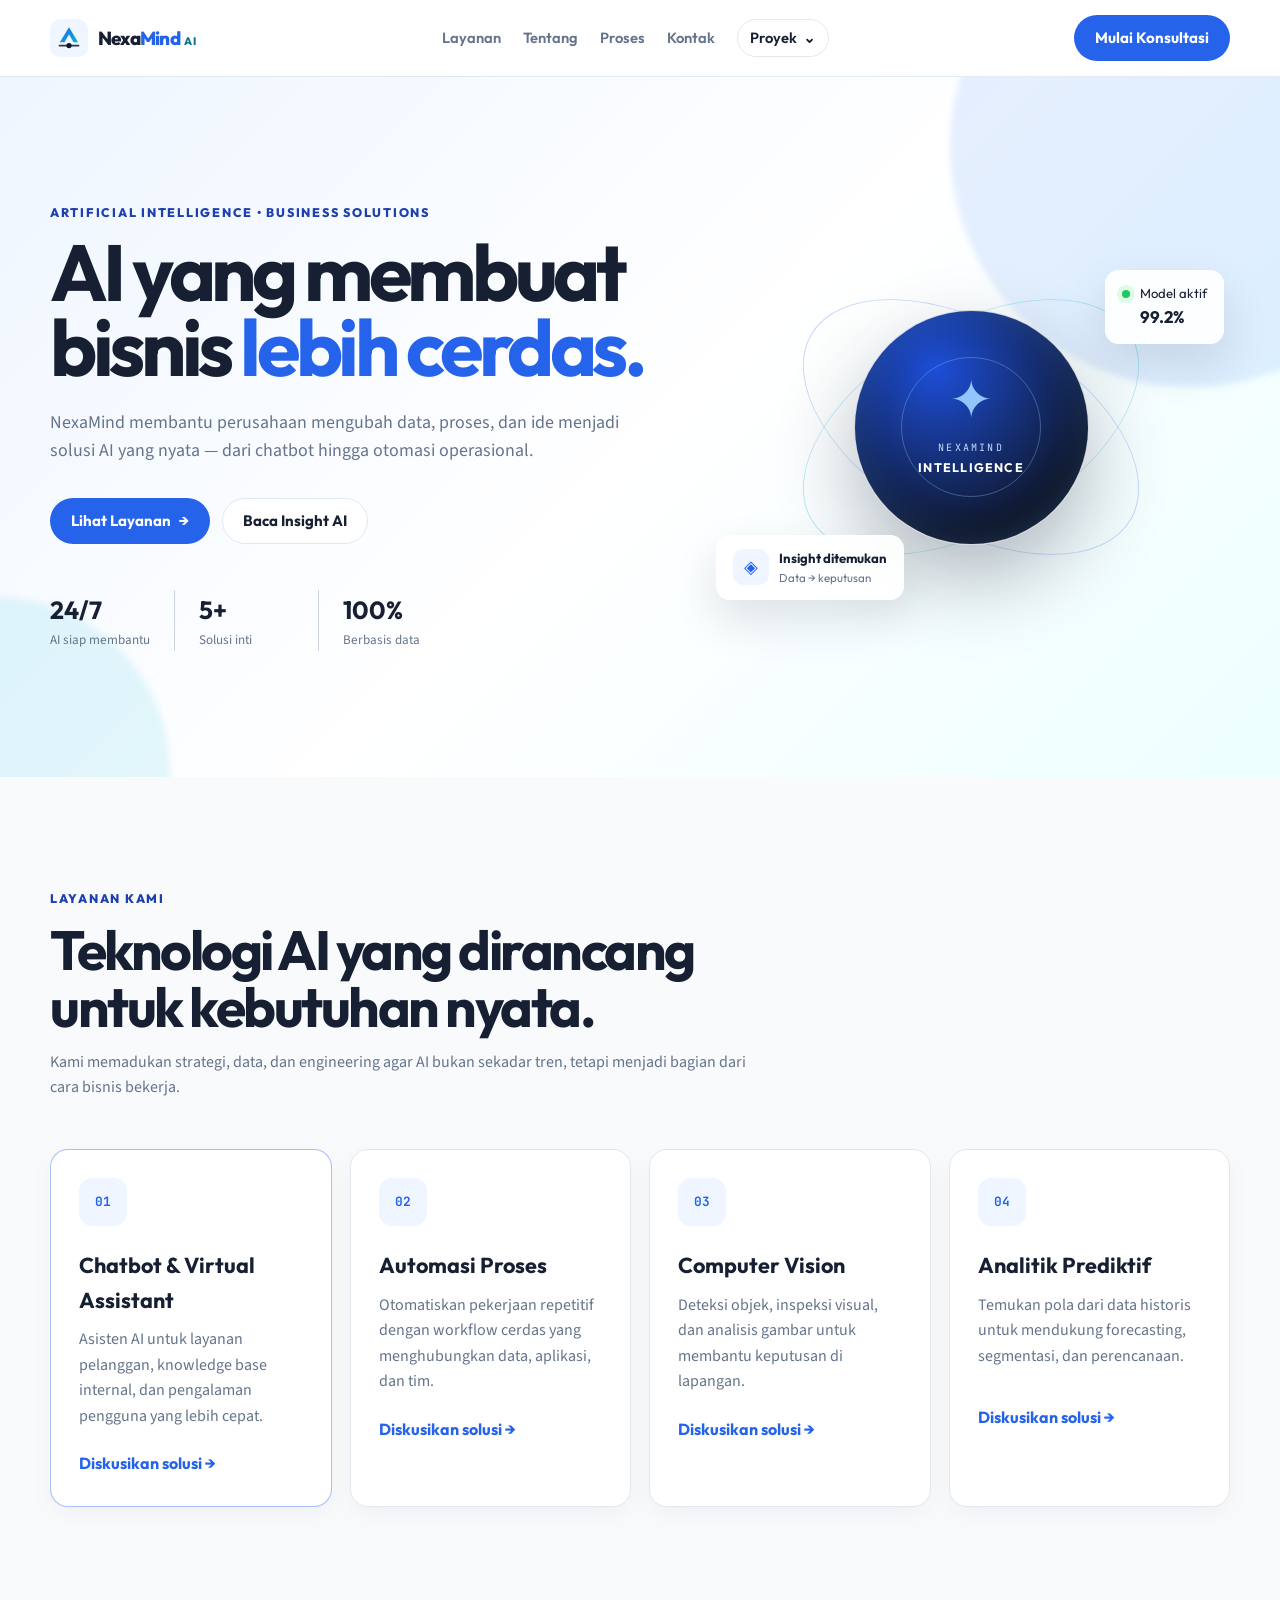
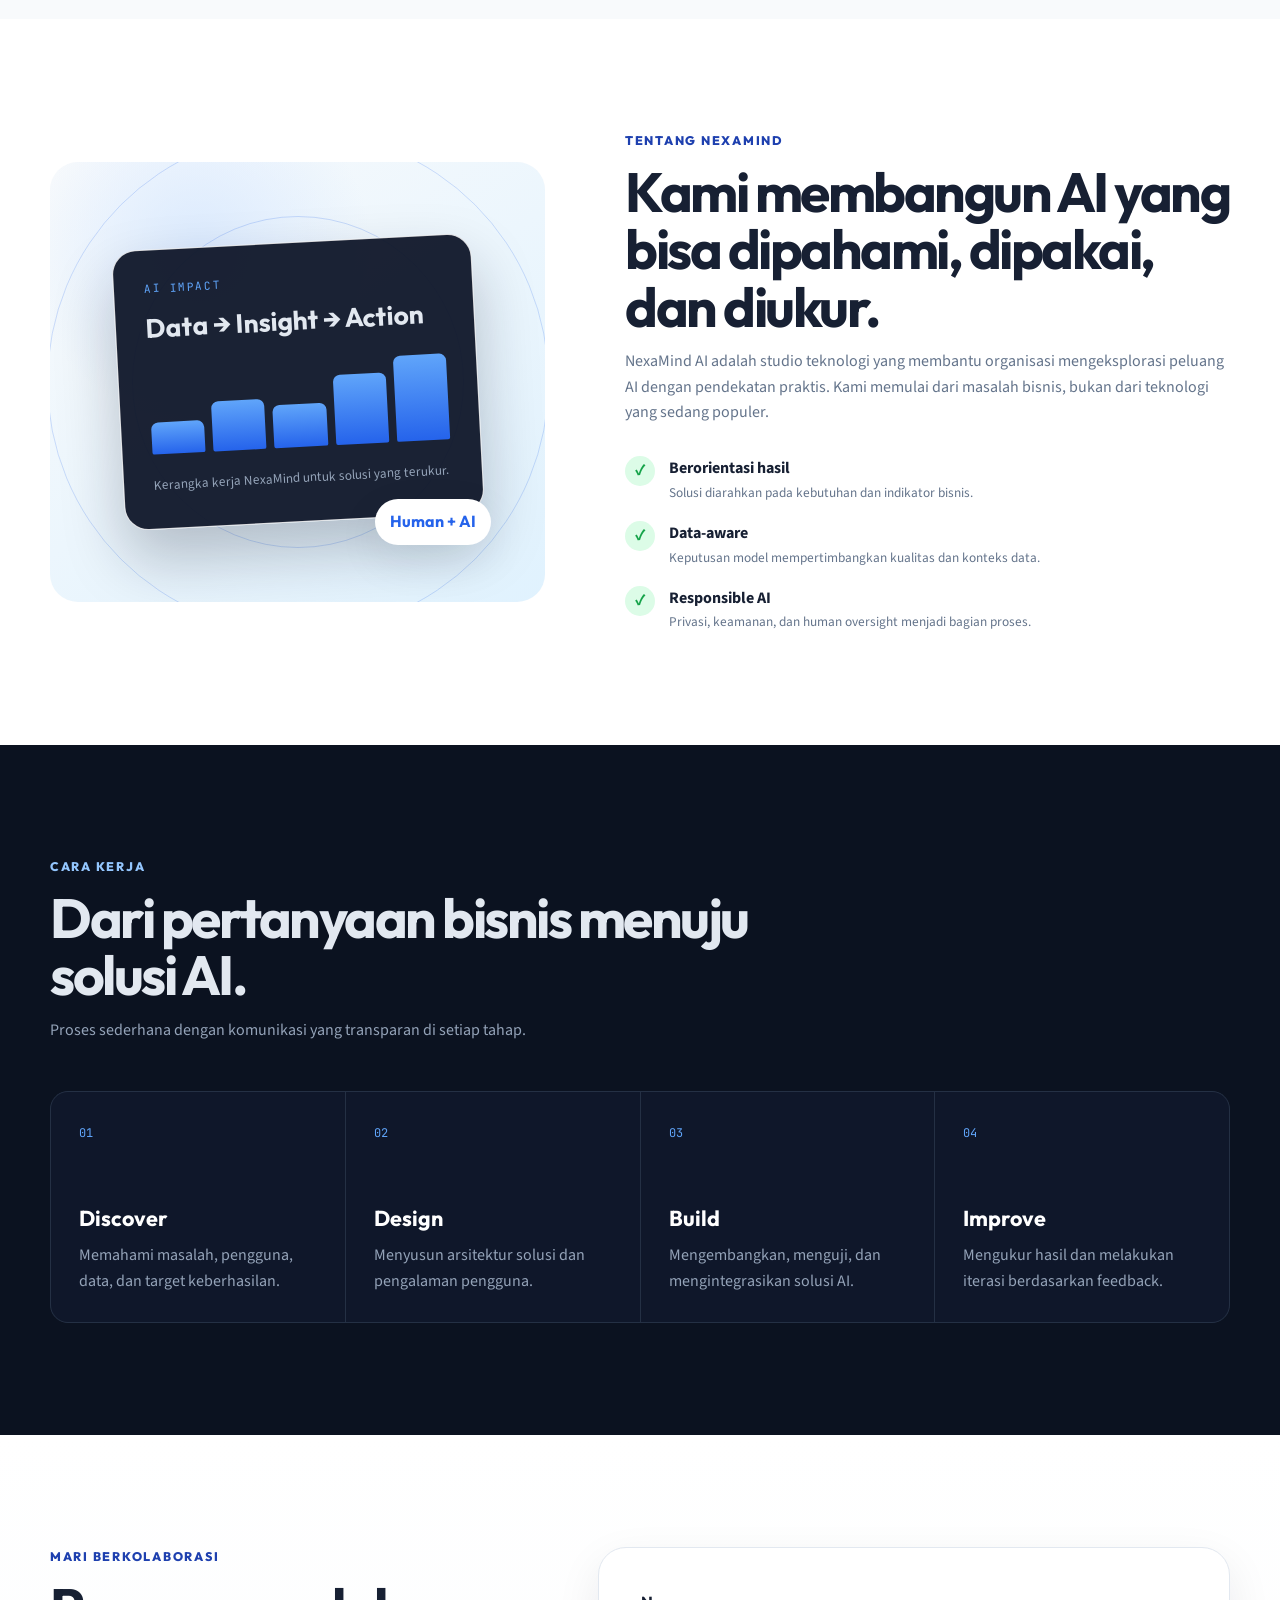
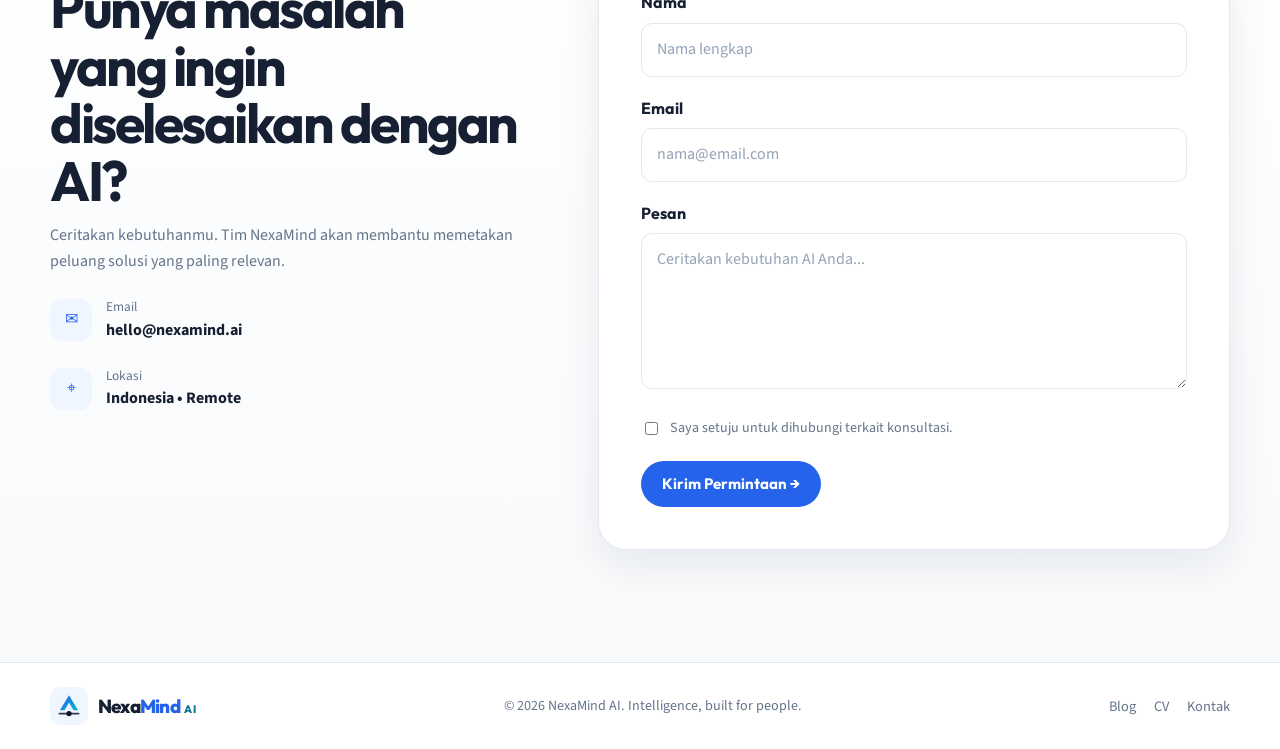
<file: index.html>
<!doctype html>
<html lang="id">
  <head>
    <meta charset="UTF-8" />
    <meta name="viewport" content="width=device-width, initial-scale=1.0" />
    <meta
      name="description"
      content="NexaMind AI — partner teknologi AI untuk otomasi, analitik, dan solusi computer vision."
    />
    <title>NexaMind AI — Solusi AI untuk Bisnis</title>
    <link rel="preconnect" href="https://fonts.googleapis.com" />
    <link rel="preconnect" href="https://fonts.gstatic.com" crossorigin />
    <link
      href="https://fonts.googleapis.com/css2?family=Outfit:wght@400;500;600;700;800&family=Source+Sans+3:wght@400;500;600;700&family=JetBrains+Mono:wght@400;500;600&display=swap"
      rel="stylesheet"
    />
    <link rel="stylesheet" href="assets/css/style.css" />
  </head>
  <body>
    <!-- Header dan navigasi utama. -->
    <header class="site-header">
      <nav class="navbar container" aria-label="Navigasi utama">
        <a class="brand" href="index.html" aria-label="NexaMind AI beranda">
          <img src="assets/img/logo.svg" alt="" class="brand-mark" />
          <span>Nexa<span>Mind</span><small>AI</small></span>
        </a>
        <div class="nav-menu">
          <a href="#layanan">Layanan</a>
          <a href="#tentang">Tentang</a>
          <a href="#proses">Proses</a>
          <a href="#kontak">Kontak</a>
          <div class="nav-latihan">
            <button class="nav-latihan-toggle" type="button">
              Proyek <span aria-hidden="true">⌄</span>
            </button>
            <div class="nav-latihan-menu">
              <a href="blog.html">Blog AI</a>
              <a href="cv.html">CV Digital</a>
            </div>
          </div>
        </div>
        <a class="btn btn-primary nav-cta" href="#kontak">Mulai Konsultasi</a>
      </nav>
    </header>

    <main>
      <!-- Hero: nilai utama dan pengenalan NexaMind AI. -->
      <section class="hero" id="beranda">
        <div class="hero-glow hero-glow-one" aria-hidden="true"></div>
        <div class="hero-glow hero-glow-two" aria-hidden="true"></div>
        <div class="container hero-content">
          <div class="hero-copy">
            <p class="eyebrow">Artificial Intelligence • Business Solutions</p>
            <h1>AI yang membuat bisnis <span>lebih cerdas.</span></h1>
            <p class="hero-description">
              NexaMind membantu perusahaan mengubah data, proses, dan ide
              menjadi solusi AI yang nyata — dari chatbot hingga otomasi
              operasional.
            </p>
            <div class="hero-buttons">
              <a class="btn btn-primary" href="#layanan"
                >Lihat Layanan <span>→</span></a
              >
              <a class="btn btn-outline" href="blog.html">Baca Insight AI</a>
            </div>
            <div class="hero-proof">
              <div><strong>24/7</strong><span>AI siap membantu</span></div>
              <div><strong>5+</strong><span>Solusi inti</span></div>
              <div><strong>100%</strong><span>Berbasis data</span></div>
            </div>
          </div>
          <div class="hero-visual" aria-label="Ilustrasi sistem AI NexaMind">
            <div class="ai-orbit orbit-one"></div>
            <div class="ai-orbit orbit-two"></div>
            <div class="ai-core">
              <div class="core-pulse"></div>
              <span class="core-symbol">✦</span>
              <span class="core-label">NEXAMIND</span>
              <strong>INTELLIGENCE</strong>
            </div>
            <div class="floating-card card-top">
              <span class="status-dot"></span> Model aktif
              <strong>99.2%</strong>
            </div>
            <div class="floating-card card-bottom">
              <span>◈</span>
              <div>
                <strong>Insight ditemukan</strong
                ><small>Data → keputusan</small>
              </div>
            </div>
          </div>
        </div>
      </section>

      <!-- Layanan AI yang ditawarkan. -->
      <section class="section section-alt" id="layanan">
        <div class="container">
          <div class="section-heading">
            <p class="eyebrow">Layanan kami</p>
            <h2>Teknologi AI yang dirancang untuk kebutuhan nyata.</h2>
            <p>
              Kami memadukan strategi, data, dan engineering agar AI bukan
              sekadar tren, tetapi menjadi bagian dari cara bisnis bekerja.
            </p>
          </div>
          <div class="cards-grid">
            <article class="service-card featured">
              <div class="card-icon">01</div>
              <h3>Chatbot & Virtual Assistant</h3>
              <p>
                Asisten AI untuk layanan pelanggan, knowledge base internal, dan
                pengalaman pengguna yang lebih cepat.
              </p>
              <a class="card-link" href="#kontak">Diskusikan solusi →</a>
            </article>
            <article class="service-card">
              <div class="card-icon">02</div>
              <h3>Automasi Proses</h3>
              <p>
                Otomatiskan pekerjaan repetitif dengan workflow cerdas yang
                menghubungkan data, aplikasi, dan tim.
              </p>
              <a class="card-link" href="#kontak">Diskusikan solusi →</a>
            </article>
            <article class="service-card">
              <div class="card-icon">03</div>
              <h3>Computer Vision</h3>
              <p>
                Deteksi objek, inspeksi visual, dan analisis gambar untuk
                membantu keputusan di lapangan.
              </p>
              <a class="card-link" href="#kontak">Diskusikan solusi →</a>
            </article>
            <article class="service-card">
              <div class="card-icon">04</div>
              <h3>Analitik Prediktif</h3>
              <p>
                Temukan pola dari data historis untuk mendukung forecasting,
                segmentasi, dan perencanaan.
              </p>
              <a class="card-link" href="#kontak">Diskusikan solusi →</a>
            </article>
          </div>
        </div>
      </section>

      <!-- Tentang NexaMind dan prinsip kerja. -->
      <section class="section" id="tentang">
        <div class="container about-grid">
          <div class="about-visual">
            <div class="metric-panel">
              <span class="metric-label">AI IMPACT</span>
              <strong>Data → Insight → Action</strong>
              <div class="metric-bars"><i></i><i></i><i></i><i></i><i></i></div>
              <small>Kerangka kerja NexaMind untuk solusi yang terukur.</small>
            </div>
            <div class="mini-badge">Human + AI</div>
          </div>
          <div class="about-copy">
            <p class="eyebrow">Tentang NexaMind</p>
            <h2>Kami membangun AI yang bisa dipahami, dipakai, dan diukur.</h2>
            <p>
              NexaMind AI adalah studio teknologi yang membantu organisasi
              mengeksplorasi peluang AI dengan pendekatan praktis. Kami memulai
              dari masalah bisnis, bukan dari teknologi yang sedang populer.
            </p>
            <div class="feature-list">
              <div>
                <span>✓</span>
                <div>
                  <strong>Berorientasi hasil</strong
                  ><small
                    >Solusi diarahkan pada kebutuhan dan indikator
                    bisnis.</small
                  >
                </div>
              </div>
              <div>
                <span>✓</span>
                <div>
                  <strong>Data-aware</strong
                  ><small
                    >Keputusan model mempertimbangkan kualitas dan konteks
                    data.</small
                  >
                </div>
              </div>
              <div>
                <span>✓</span>
                <div>
                  <strong>Responsible AI</strong
                  ><small
                    >Privasi, keamanan, dan human oversight menjadi bagian
                    proses.</small
                  >
                </div>
              </div>
            </div>
          </div>
        </div>
      </section>

      <!-- Proses kerja pengembangan solusi AI. -->
      <section class="section section-dark" id="proses">
        <div class="container">
          <div class="section-heading section-heading-light">
            <p class="eyebrow">Cara kerja</p>
            <h2>Dari pertanyaan bisnis menuju solusi AI.</h2>
            <p>
              Proses sederhana dengan komunikasi yang transparan di setiap
              tahap.
            </p>
          </div>
          <div class="process-grid">
            <article>
              <span>01</span>
              <h3>Discover</h3>
              <p>Memahami masalah, pengguna, data, dan target keberhasilan.</p>
            </article>
            <article>
              <span>02</span>
              <h3>Design</h3>
              <p>Menyusun arsitektur solusi dan pengalaman pengguna.</p>
            </article>
            <article>
              <span>03</span>
              <h3>Build</h3>
              <p>Mengembangkan, menguji, dan mengintegrasikan solusi AI.</p>
            </article>
            <article>
              <span>04</span>
              <h3>Improve</h3>
              <p>Mengukur hasil dan melakukan iterasi berdasarkan feedback.</p>
            </article>
          </div>
        </div>
      </section>

      <!-- Form kontak untuk kebutuhan konsultasi. -->
      <section class="section contact-section" id="kontak">
        <div class="container contact-grid">
          <div>
            <p class="eyebrow">Mari berkolaborasi</p>
            <h2>Punya masalah yang ingin diselesaikan dengan AI?</h2>
            <p class="contact-intro">
              Ceritakan kebutuhanmu. Tim NexaMind akan membantu memetakan
              peluang solusi yang paling relevan.
            </p>
            <div class="contact-info">
              <span>✉</span>
              <div><small>Email</small><strong>hello@nexamind.ai</strong></div>
            </div>
            <div class="contact-info">
              <span>⌖</span>
              <div>
                <small>Lokasi</small><strong>Indonesia • Remote</strong>
              </div>
            </div>
          </div>
          <form class="contact-form" method="post">
            <div class="form-group">
              <label for="name">Nama</label
              ><input
                id="name"
                name="name"
                type="text"
                placeholder="Nama lengkap"
                required
              />
            </div>
            <div class="form-group">
              <label for="email">Email</label
              ><input
                id="email"
                name="email"
                type="email"
                placeholder="nama@email.com"
                required
              />
            </div>
            <div class="form-group">
              <label for="message">Pesan</label
              ><textarea
                id="message"
                name="message"
                rows="5"
                placeholder="Ceritakan kebutuhan AI Anda..."
                required
              ></textarea>
            </div>
            <label class="checkbox"
              ><input type="checkbox" required /><span
                >Saya setuju untuk dihubungi terkait konsultasi.</span
              ></label
            >
            <button class="btn btn-primary" type="submit">
              Kirim Permintaan →
            </button>
          </form>
        </div>
      </section>
    </main>

    <!-- Footer dan navigasi sekunder. -->
    <footer class="site-footer">
      <div class="container footer-inner">
        <a class="brand footer-brand" href="index.html"
          ><img src="assets/img/logo.svg" alt="" class="brand-mark" /><span
            >Nexa<span>Mind</span><small>AI</small></span
          ></a
        >
        <p>© 2026 NexaMind AI. Intelligence, built for people.</p>
        <div>
          <a href="blog.html">Blog</a><a href="cv.html">CV</a
          ><a href="#kontak">Kontak</a>
        </div>
      </div>
    </footer>
  </body>
</html>
</file>
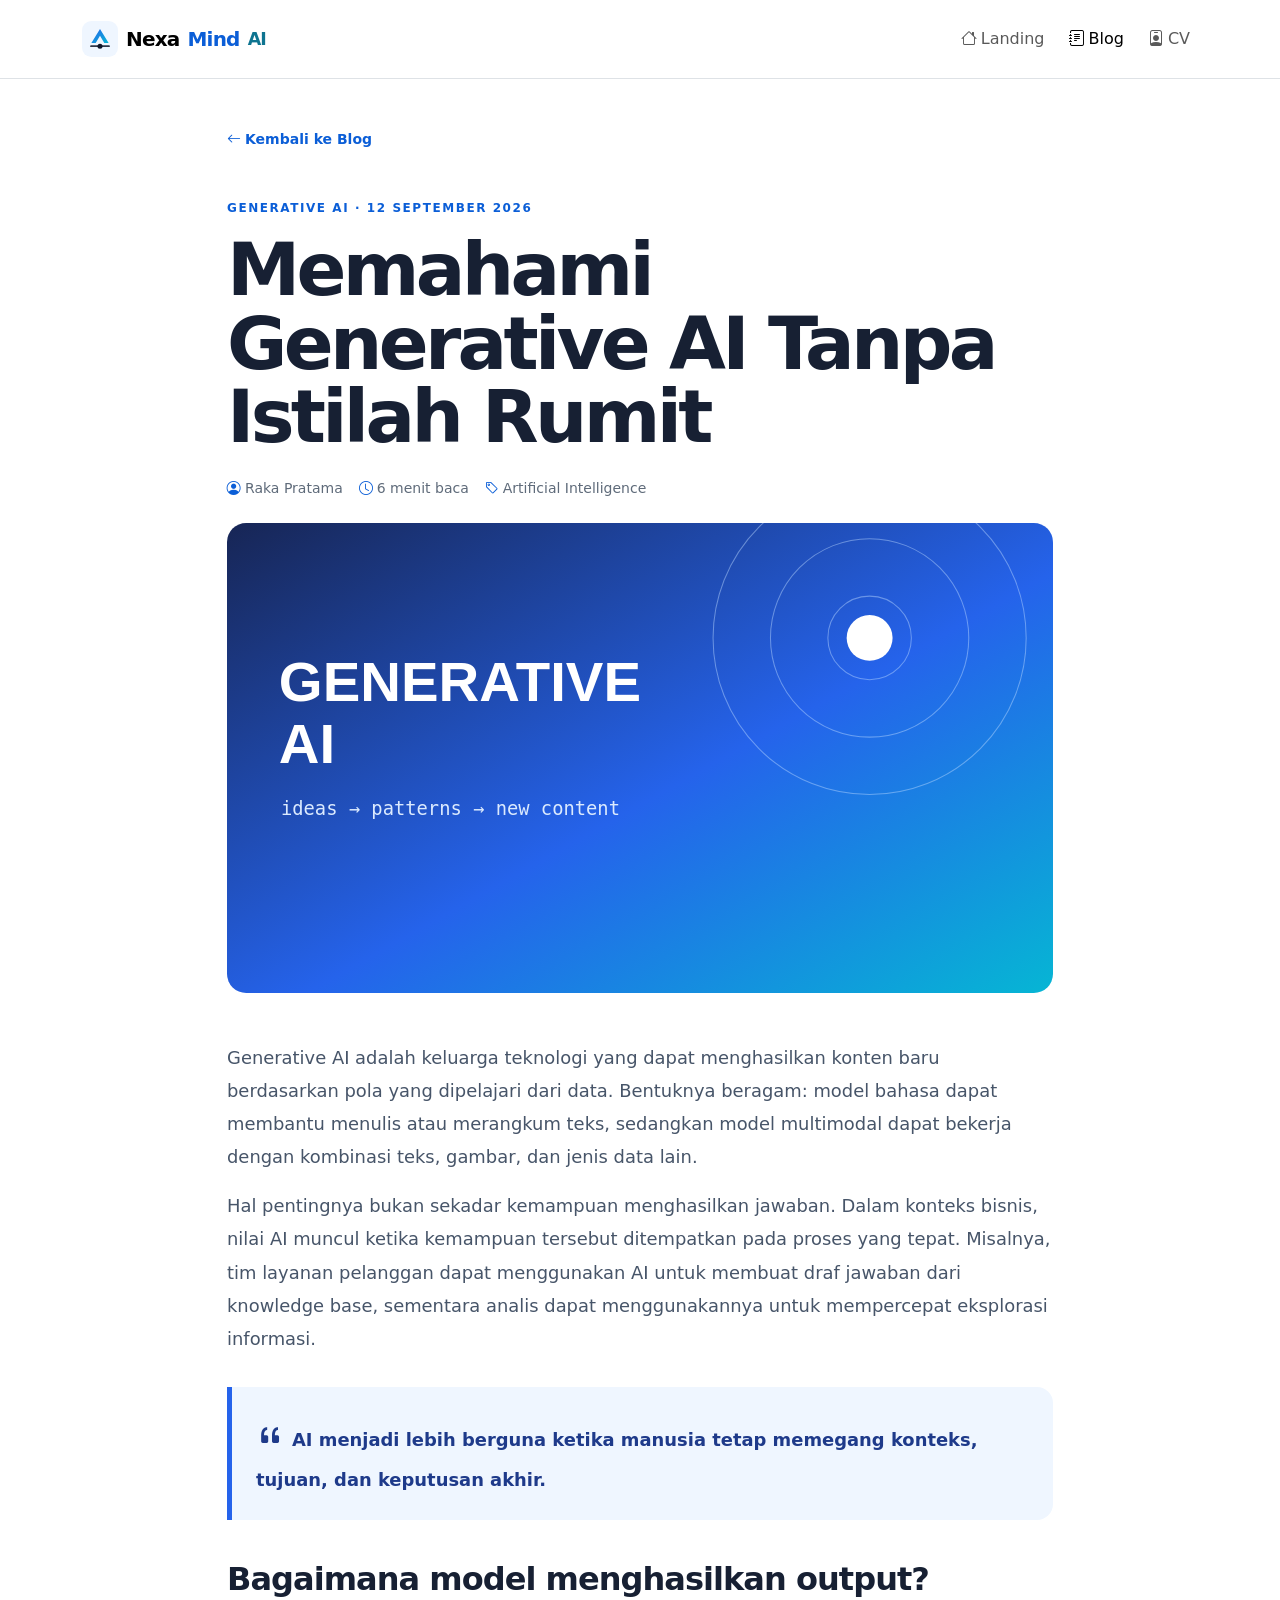
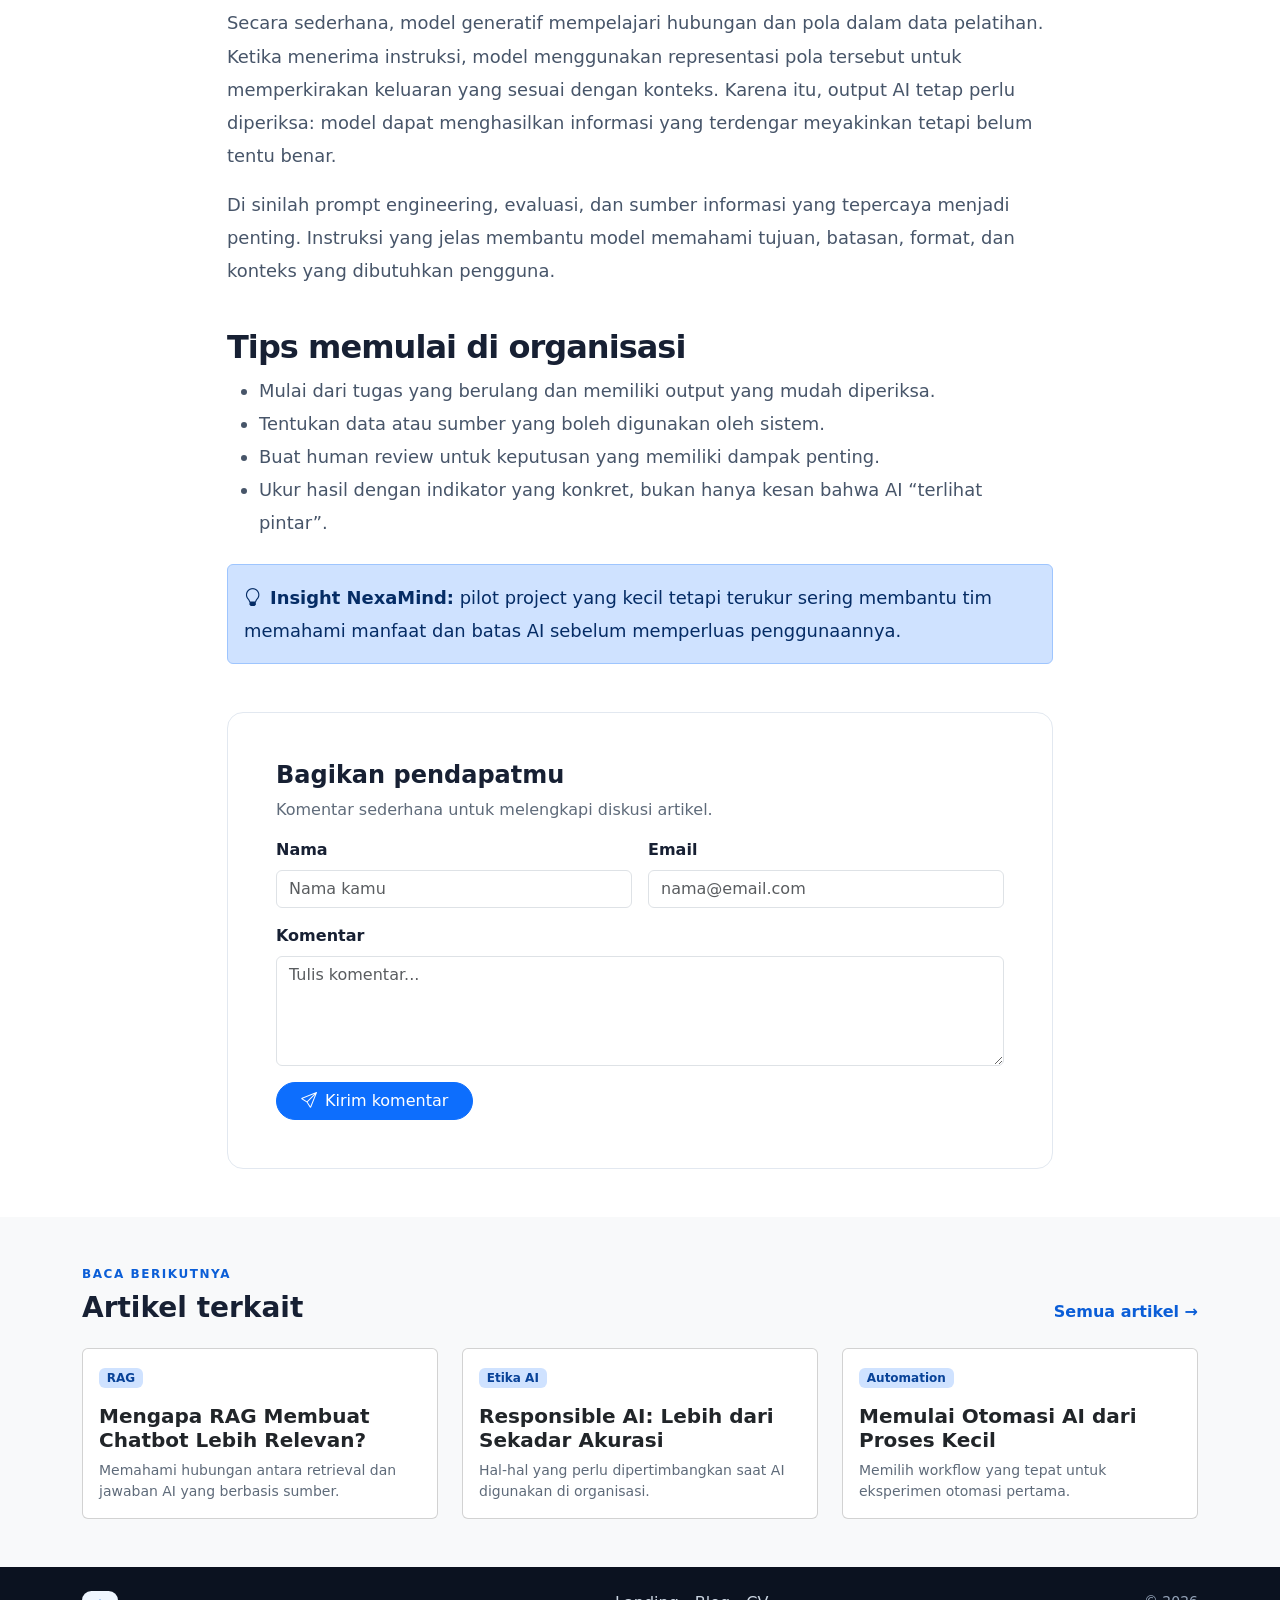
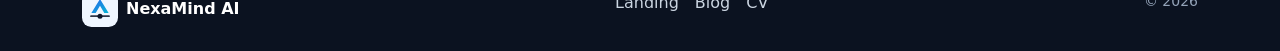
<file: blog-detail.html>
<!doctype html>
<html lang="id">
  <head>
    <meta charset="utf-8" />
    <meta name="viewport" content="width=device-width, initial-scale=1" />
    <meta
      name="description"
      content="Artikel NexaMind AI tentang Generative AI."
    />
    <title>Memahami Generative AI — NexaMind</title>
    <link
      href="https://cdn.jsdelivr.net/npm/bootstrap@5.3.8/dist/css/bootstrap.min.css"
      rel="stylesheet"
    />
    <link
      rel="stylesheet"
      href="https://cdn.jsdelivr.net/npm/bootstrap-icons@1.13.1/font/bootstrap-icons.min.css"
    />
    <style>
      :root {
        --nm-blue: #0b5ed7;
        --nm-cyan: #0e7490;
        --nm-secondary: #5f6b7a;
      }
      body {
        font-family:
          system-ui,
          -apple-system,
          "Segoe UI",
          sans-serif;
        color: #172033;
        background: #fff;
      }
      .brand {
        font-weight: 800;
        letter-spacing: -0.04em;
      }
      .brand span {
        color: var(--nm-blue);
      }
      .brand small.text-info {
        color: var(--nm-cyan) !important;
      }
      .brand-mark {
        width: 36px;
        height: 36px;
      }
      .article-wrap {
        max-width: 850px;
      }
      .article-hero {
        height: min(54vw, 470px);
        min-height: 280px;
        object-fit: cover;
        border-radius: 1.2rem;
      }
      .eyebrow {
        color: var(--nm-blue);
        font-size: 0.75rem;
        font-weight: 800;
        letter-spacing: 0.13em;
        text-transform: uppercase;
      }
      .article-title {
        font-weight: 800;
        letter-spacing: -0.05em;
        line-height: 1;
        font-size: clamp(2.5rem, 6vw, 4.6rem);
      }
      .article-body {
        font-size: 1.12rem;
        line-height: 1.85;
        color: #475569;
      }
      .article-body h2 {
        color: #172033;
        font-weight: 800;
        letter-spacing: -0.03em;
        margin-top: 2.5rem;
      }
      .article-body blockquote {
        margin: 2rem 0;
        padding: 1.5rem;
        border-left: 5px solid #2563eb;
        border-radius: 0 1rem 1rem 0;
        background: #eff6ff;
        color: #1e3a8a;
        font-weight: 600;
      }
      .comment-box {
        border: 1px solid #e2e8f0;
        border-radius: 1rem;
      }
      .related-card {
        transition: transform 0.2s;
      }
      .related-card:hover {
        transform: translateY(-4px);
      }
      .footer {
        background: #0b1220;
        color: #94a3b8;
      }
      .footer a {
        color: #cbd5e1;
        text-decoration: none;
      }
      .text-primary {
        color: var(--nm-blue) !important;
      }
      .text-secondary {
        color: var(--nm-secondary) !important;
      }
      .bg-primary-subtle.text-primary {
        color: #084298 !important;
      }
    </style>
  </head>
  <body>
    <!-- Navigasi utama: konsisten dengan landing page dan halaman CV. -->
    <nav class="navbar navbar-expand-lg bg-white border-bottom sticky-top">
      <div class="container py-2">
        <a
          class="navbar-brand brand d-flex align-items-center gap-2"
          href="index.html"
          aria-label="NexaMind AI beranda"
          ><img src="assets/img/logo.svg" alt="" class="brand-mark" /> Nexa<span
            >Mind</span
          >
          <small class="text-info">AI</small></a
        ><button
          class="navbar-toggler"
          type="button"
          data-bs-toggle="collapse"
          data-bs-target="#nav"
          aria-controls="nav"
          aria-expanded="false"
          aria-label="Buka navigasi"
        >
          <span class="navbar-toggler-icon"></span>
        </button>
        <div class="collapse navbar-collapse" id="nav">
          <ul class="navbar-nav ms-auto gap-lg-2">
            <li class="nav-item">
              <a class="nav-link" href="index.html"
                ><i class="bi bi-house me-1"></i>Landing</a
              >
            </li>
            <li class="nav-item">
              <a class="nav-link active" href="blog.html"
                ><i class="bi bi-journal-text me-1"></i>Blog</a
              >
            </li>
            <li class="nav-item">
              <a class="nav-link" href="cv.html"
                ><i class="bi bi-person-badge me-1"></i>CV</a
              >
            </li>
          </ul>
        </div>
      </div>
    </nav>
    <!-- Isi artikel utama. -->
    <main>
      <div class="container article-wrap py-5">
        <a
          href="blog.html"
          class="text-decoration-none text-primary small fw-semibold"
          ><i class="bi bi-arrow-left me-1"></i>Kembali ke Blog</a
        >
        <p class="eyebrow mt-5 mb-3">Generative AI · 12 September 2026</p>
        <h1 class="article-title mb-4">
          Memahami Generative AI Tanpa Istilah Rumit
        </h1>
        <div class="d-flex flex-wrap gap-3 text-secondary small mb-4">
          <span
            ><i class="bi bi-person-circle me-1 text-primary"></i>Raka
            Pratama</span
          ><span><i class="bi bi-clock me-1 text-primary"></i>6 menit baca</span
          ><span
            ><i class="bi bi-tag me-1 text-primary"></i>Artificial
            Intelligence</span
          >
        </div>
        <img
          src="assets/img/blog-generative.svg"
          alt="Ilustrasi Generative AI"
          class="article-hero w-100 mb-5"
        />
        <article class="article-body">
          <p>
            Generative AI adalah keluarga teknologi yang dapat menghasilkan
            konten baru berdasarkan pola yang dipelajari dari data. Bentuknya
            beragam: model bahasa dapat membantu menulis atau merangkum teks,
            sedangkan model multimodal dapat bekerja dengan kombinasi teks,
            gambar, dan jenis data lain.
          </p>
          <p>
            Hal pentingnya bukan sekadar kemampuan menghasilkan jawaban. Dalam
            konteks bisnis, nilai AI muncul ketika kemampuan tersebut
            ditempatkan pada proses yang tepat. Misalnya, tim layanan pelanggan
            dapat menggunakan AI untuk membuat draf jawaban dari knowledge base,
            sementara analis dapat menggunakannya untuk mempercepat eksplorasi
            informasi.
          </p>
          <blockquote>
            <i class="bi bi-quote fs-3 me-2"></i>AI menjadi lebih berguna ketika
            manusia tetap memegang konteks, tujuan, dan keputusan akhir.
          </blockquote>
          <h2>Bagaimana model menghasilkan output?</h2>
          <p>
            Secara sederhana, model generatif mempelajari hubungan dan pola
            dalam data pelatihan. Ketika menerima instruksi, model menggunakan
            representasi pola tersebut untuk memperkirakan keluaran yang sesuai
            dengan konteks. Karena itu, output AI tetap perlu diperiksa: model
            dapat menghasilkan informasi yang terdengar meyakinkan tetapi belum
            tentu benar.
          </p>
          <p>
            Di sinilah prompt engineering, evaluasi, dan sumber informasi yang
            tepercaya menjadi penting. Instruksi yang jelas membantu model
            memahami tujuan, batasan, format, dan konteks yang dibutuhkan
            pengguna.
          </p>
          <h2>Tips memulai di organisasi</h2>
          <ul>
            <li>
              Mulai dari tugas yang berulang dan memiliki output yang mudah
              diperiksa.
            </li>
            <li>Tentukan data atau sumber yang boleh digunakan oleh sistem.</li>
            <li>
              Buat human review untuk keputusan yang memiliki dampak penting.
            </li>
            <li>
              Ukur hasil dengan indikator yang konkret, bukan hanya kesan bahwa
              AI “terlihat pintar”.
            </li>
          </ul>
          <div class="alert alert-primary mt-4" role="alert">
            <i class="bi bi-lightbulb me-2"></i
            ><strong>Insight NexaMind:</strong> pilot project yang kecil tetapi
            terukur sering membantu tim memahami manfaat dan batas AI sebelum
            memperluas penggunaannya.
          </div>
        </article>

        <!-- Form komentar artikel. -->
        <section class="comment-box p-4 p-md-5 mt-5" aria-labelledby="komentar">
          <h2 id="komentar" class="h4 fw-bold">Bagikan pendapatmu</h2>
          <p class="text-secondary">
            Komentar sederhana untuk melengkapi diskusi artikel.
          </p>
          <form>
            <div class="row g-3">
              <div class="col-md-6">
                <label for="comment-name" class="form-label fw-semibold"
                  >Nama</label
                ><input
                  id="comment-name"
                  class="form-control"
                  type="text"
                  placeholder="Nama kamu"
                />
              </div>
              <div class="col-md-6">
                <label for="comment-email" class="form-label fw-semibold"
                  >Email</label
                ><input
                  id="comment-email"
                  class="form-control"
                  type="email"
                  placeholder="nama@email.com"
                />
              </div>
              <div class="col-12">
                <label for="comment" class="form-label fw-semibold"
                  >Komentar</label
                ><textarea
                  id="comment"
                  class="form-control"
                  rows="4"
                  placeholder="Tulis komentar..."
                ></textarea>
              </div>
              <div class="col-12">
                <button class="btn btn-primary rounded-pill px-4" type="button">
                  <i class="bi bi-send me-2"></i>Kirim komentar
                </button>
              </div>
            </div>
          </form>
        </section>
      </div>
      <section class="py-5 bg-light">
        <div class="container">
          <div class="d-flex justify-content-between align-items-end mb-4">
            <div>
              <p class="eyebrow mb-2">Baca berikutnya</p>
              <h2 class="h3 fw-bold mb-0">Artikel terkait</h2>
            </div>
            <a
              href="blog.html"
              class="text-primary text-decoration-none fw-semibold"
              >Semua artikel →</a
            >
          </div>
          <div class="row g-4">
            <div class="col-md-4">
              <a
                href="blog-detail.html"
                class="card related-card text-decoration-none text-dark h-100"
                ><div class="card-body">
                  <span class="badge bg-primary-subtle text-primary mb-3"
                    >RAG</span
                  >
                  <h3 class="h5 fw-bold">
                    Mengapa RAG Membuat Chatbot Lebih Relevan?
                  </h3>
                  <p class="text-secondary small mb-0">
                    Memahami hubungan antara retrieval dan jawaban AI yang
                    berbasis sumber.
                  </p>
                </div></a
              >
            </div>
            <div class="col-md-4">
              <a
                href="blog-detail.html"
                class="card related-card text-decoration-none text-dark h-100"
                ><div class="card-body">
                  <span class="badge bg-primary-subtle text-primary mb-3"
                    >Etika AI</span
                  >
                  <h3 class="h5 fw-bold">
                    Responsible AI: Lebih dari Sekadar Akurasi
                  </h3>
                  <p class="text-secondary small mb-0">
                    Hal-hal yang perlu dipertimbangkan saat AI digunakan di
                    organisasi.
                  </p>
                </div></a
              >
            </div>
            <div class="col-md-4">
              <a
                href="blog-detail.html"
                class="card related-card text-decoration-none text-dark h-100"
                ><div class="card-body">
                  <span class="badge bg-primary-subtle text-primary mb-3"
                    >Automation</span
                  >
                  <h3 class="h5 fw-bold">
                    Memulai Otomasi AI dari Proses Kecil
                  </h3>
                  <p class="text-secondary small mb-0">
                    Memilih workflow yang tepat untuk eksperimen otomasi
                    pertama.
                  </p>
                </div></a
              >
            </div>
          </div>
        </div>
      </section>
    </main>
    <!-- Footer dan navigasi sekunder. -->
    <footer class="footer py-4">
      <div
        class="container d-flex flex-column flex-md-row justify-content-between gap-3"
      >
        <strong class="text-white d-flex align-items-center gap-2"
          ><img src="assets/img/logo.svg" alt="" class="brand-mark" /> NexaMind
          AI</strong
        >
        <div class="d-flex gap-3">
          <a href="index.html">Landing</a><a href="blog.html">Blog</a
          ><a href="cv.html">CV</a>
        </div>
        <span class="small">© 2026</span>
      </div>
    </footer>
    <script src="https://cdn.jsdelivr.net/npm/bootstrap@5.3.8/dist/js/bootstrap.bundle.min.js"></script>
  </body>
</html>
</file>
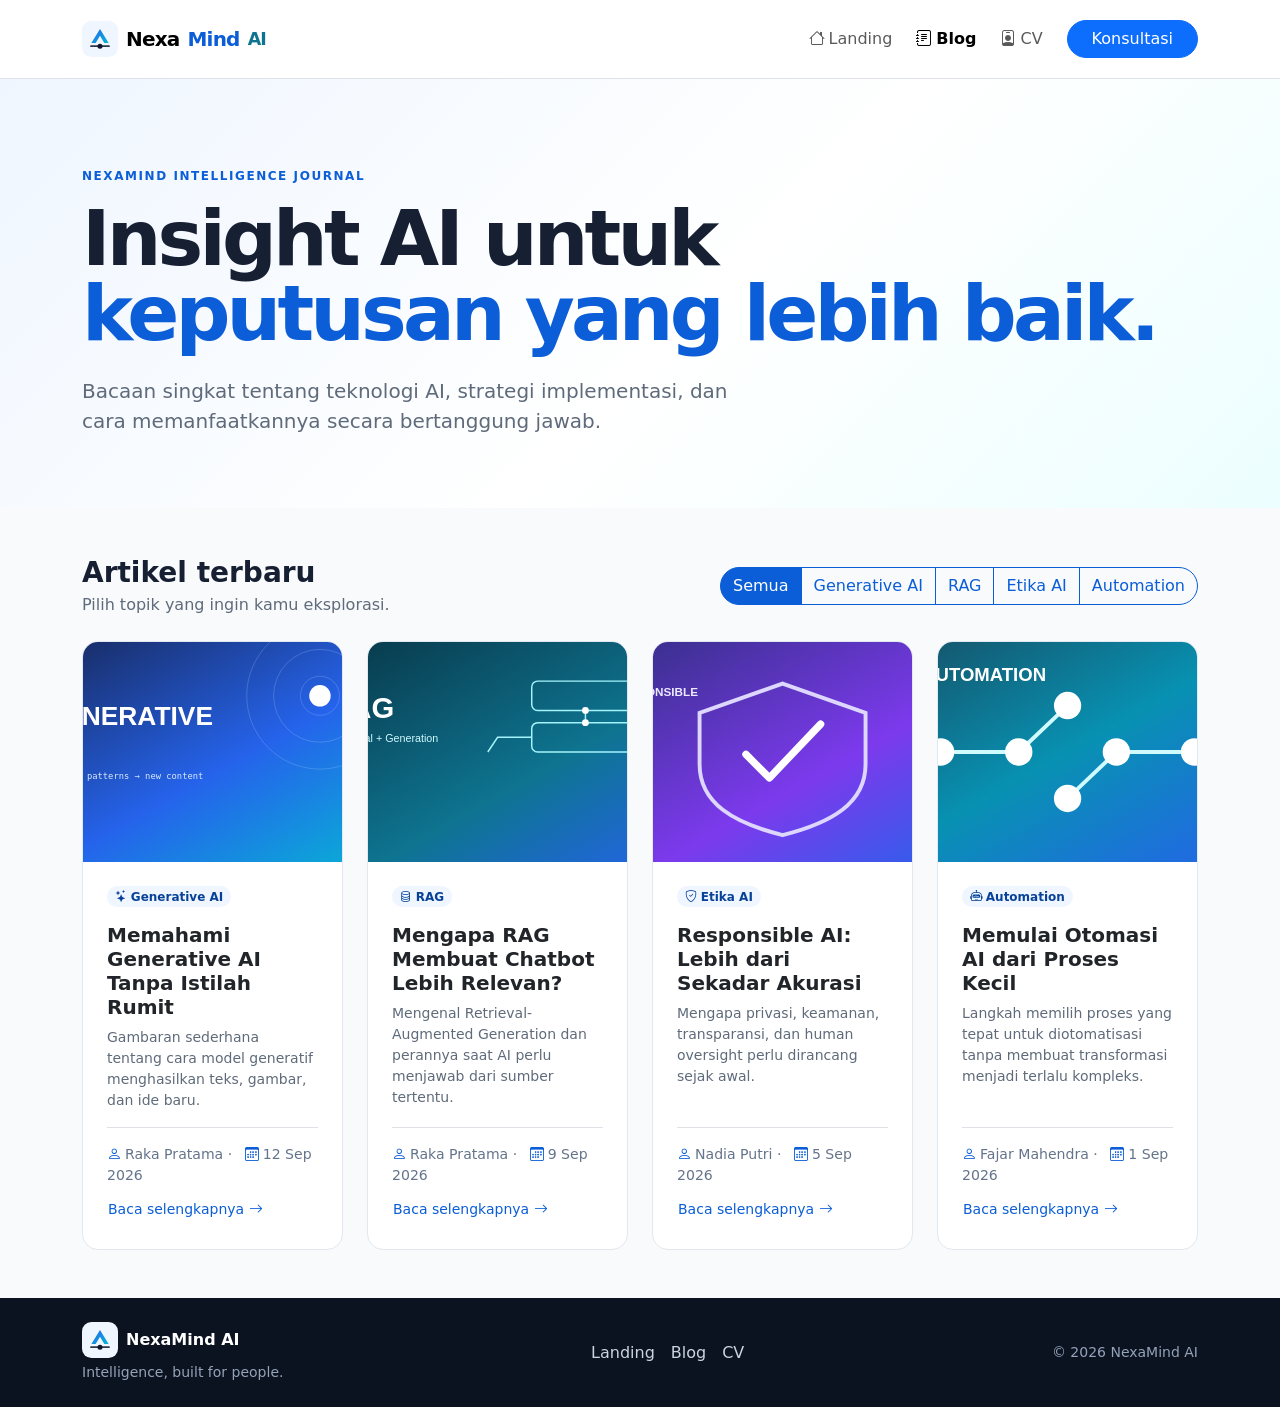
<file: blog.html>
<!doctype html>
<html lang="id">
  <head>
    <meta charset="utf-8" />
    <meta name="viewport" content="width=device-width, initial-scale=1" />
    <meta
      name="description"
      content="Blog NexaMind AI — insight tentang generative AI, RAG, etika AI, dan otomasi."
    />
    <title>Blog AI — NexaMind</title>
    <link
      href="https://cdn.jsdelivr.net/npm/bootstrap@5.3.8/dist/css/bootstrap.min.css"
      rel="stylesheet"
    />
    <link
      rel="stylesheet"
      href="https://cdn.jsdelivr.net/npm/bootstrap-icons@1.13.1/font/bootstrap-icons.min.css"
    />
    <style>
      :root {
        --nm-blue: #0b5ed7;
        --nm-dark: #0b1220;
        --nm-soft: #eff6ff;
        --nm-cyan: #0e7490;
        --nm-secondary: #5f6b7a;
      }
      body {
        font-family:
          system-ui,
          -apple-system,
          "Segoe UI",
          sans-serif;
        background: #f8fafc;
        color: #172033;
      }
      .brand {
        font-weight: 800;
        letter-spacing: -0.04em;
      }
      .brand span {
        color: var(--nm-blue);
      }
      .brand small.text-info {
        color: var(--nm-cyan) !important;
      }
      .brand-mark {
        width: 36px;
        height: 36px;
      }
      .hero-blog {
        background: linear-gradient(135deg, #eff6ff, #fff 55%, #ecfeff);
        padding: 5.5rem 0 4.5rem;
      }
      .eyebrow {
        color: var(--nm-blue);
        font-size: 0.75rem;
        font-weight: 800;
        letter-spacing: 0.13em;
        text-transform: uppercase;
      }
      .blog-title {
        font-weight: 800;
        letter-spacing: -0.05em;
        font-size: clamp(2.7rem, 6vw, 4.8rem);
        line-height: 0.98;
      }
      .blog-title .text-primary {
        color: var(--nm-blue) !important;
      }
      .card {
        border: 1px solid #e2e8f0;
        border-radius: 1rem;
        overflow: hidden;
        transition:
          transform 0.25s ease,
          box-shadow 0.25s ease;
      }
      .card:hover {
        transform: translateY(-6px);
        box-shadow: 0 1rem 2.5rem rgba(15, 23, 42, 0.1);
      }
      .cover {
        height: 220px;
        object-fit: cover;
      }
      .badge-soft {
        background: var(--nm-soft);
        color: #084298;
      }
      .meta {
        color: #64748b;
        font-size: 0.88rem;
      }
      .meta i {
        color: var(--nm-blue);
      }
      .filter .btn {
        border-radius: 999px;
      }
      .filter .btn.active {
        background: var(--nm-blue);
        border-color: var(--nm-blue);
      }
      .filter .btn-outline-primary {
        color: var(--nm-blue);
        border-color: var(--nm-blue);
      }
      .text-secondary {
        color: var(--nm-secondary) !important;
      }
      .text-primary {
        color: var(--nm-blue) !important;
      }
      .bg-primary-subtle.text-primary {
        color: #084298 !important;
      }
      .footer {
        background: var(--nm-dark);
        color: #94a3b8;
      }
      .footer a {
        color: #cbd5e1;
        text-decoration: none;
      }
      .footer a:hover {
        color: #fff;
      }
    </style>
  </head>
  <body>
    <!-- Navigasi utama: konsisten di seluruh halaman NexaMind. -->
    <nav class="navbar navbar-expand-lg bg-white border-bottom sticky-top">
      <div class="container py-2">
        <a
          class="navbar-brand brand d-flex align-items-center gap-2"
          href="index.html"
          aria-label="NexaMind AI beranda"
          ><img src="assets/img/logo.svg" alt="" class="brand-mark" /> Nexa<span
            >Mind</span
          >
          <small class="text-info">AI</small></a
        >
        <button
          class="navbar-toggler"
          type="button"
          data-bs-toggle="collapse"
          data-bs-target="#mainNav"
          aria-controls="mainNav"
          aria-expanded="false"
          aria-label="Buka navigasi"
        >
          <span class="navbar-toggler-icon"></span>
        </button>
        <div class="collapse navbar-collapse" id="mainNav">
          <ul class="navbar-nav ms-auto align-items-lg-center gap-lg-2">
            <li class="nav-item">
              <a class="nav-link" href="index.html"
                ><i class="bi bi-house me-1"></i>Landing</a
              >
            </li>
            <li class="nav-item">
              <a class="nav-link active fw-semibold" href="blog.html"
                ><i class="bi bi-journal-text me-1"></i>Blog</a
              >
            </li>
            <li class="nav-item">
              <a class="nav-link" href="cv.html"
                ><i class="bi bi-person-badge me-1"></i>CV</a
              >
            </li>
            <li class="nav-item ms-lg-2 mt-2 mt-lg-0">
              <a
                class="btn btn-primary rounded-pill px-4"
                href="index.html#kontak"
                >Konsultasi</a
              >
            </li>
          </ul>
        </div>
      </div>
    </nav>

    <!-- Hero blog: pengantar singkat dan fokus konten. -->
    <header class="hero-blog">
      <div class="container">
        <p class="eyebrow mb-3">NexaMind Intelligence Journal</p>
        <h1 class="blog-title mb-4">
          Insight AI untuk<br /><span class="text-primary"
            >keputusan yang lebih baik.</span
          >
        </h1>
        <p class="lead text-secondary col-lg-7 mb-0">
          Bacaan singkat tentang teknologi AI, strategi implementasi, dan cara
          memanfaatkannya secara bertanggung jawab.
        </p>
      </div>
    </header>

    <!-- Daftar artikel dan filter kategori. -->
    <main class="py-5">
      <div class="container">
        <div
          class="d-flex flex-wrap justify-content-between align-items-center gap-3 mb-4"
        >
          <div>
            <h2 class="h3 fw-bold mb-1">Artikel terbaru</h2>
            <p class="text-secondary mb-0">
              Pilih topik yang ingin kamu eksplorasi.
            </p>
          </div>
          <div
            class="filter btn-group flex-wrap"
            role="group"
            aria-label="Filter kategori"
          >
            <button
              class="btn btn-primary active"
              type="button"
              data-filter="all"
            >
              Semua
            </button>
            <button
              class="btn btn-outline-primary"
              type="button"
              data-filter="generative-ai"
            >
              Generative AI
            </button>
            <button
              class="btn btn-outline-primary"
              type="button"
              data-filter="rag"
            >
              RAG
            </button>
            <button
              class="btn btn-outline-primary"
              type="button"
              data-filter="etika-ai"
            >
              Etika AI
            </button>
            <button
              class="btn btn-outline-primary"
              type="button"
              data-filter="automation"
            >
              Automation
            </button>
          </div>
        </div>

        <div class="row g-4">
          <article
            class="col-md-6 col-xl-3 blog-card"
            data-category="generative-ai"
          >
            <div class="card h-100 bg-white">
              <img
                src="assets/img/blog-generative.svg"
                class="cover w-100"
                alt="Ilustrasi generative AI"
              />
              <div class="card-body p-4 d-flex flex-column">
                <span
                  class="badge badge-soft rounded-pill align-self-start mb-3"
                  ><i class="bi bi-stars me-1"></i>Generative AI</span
                >
                <h3 class="h5 fw-bold">
                  <a
                    class="text-decoration-none text-dark"
                    href="blog-detail.html"
                    >Memahami Generative AI Tanpa Istilah Rumit</a
                  >
                </h3>
                <p class="text-secondary small">
                  Gambaran sederhana tentang cara model generatif menghasilkan
                  teks, gambar, dan ide baru.
                </p>
                <div class="meta mt-auto pt-3 border-top">
                  <i class="bi bi-person me-1"></i>Raka Pratama ·
                  <i class="bi bi-calendar3 ms-2 me-1"></i>12 Sep 2026
                </div>
                <a
                  href="blog-detail.html"
                  class="btn btn-sm btn-link text-primary text-start px-0 mt-2 text-decoration-none"
                  >Baca selengkapnya <i class="bi bi-arrow-right"></i
                ></a>
              </div>
            </div>
          </article>
          <article class="col-md-6 col-xl-3 blog-card" data-category="rag">
            <div class="card h-100 bg-white">
              <img
                src="assets/img/blog-rag.svg"
                class="cover w-100"
                alt="Ilustrasi RAG dan knowledge base"
              />
              <div class="card-body p-4 d-flex flex-column">
                <span
                  class="badge badge-soft rounded-pill align-self-start mb-3"
                  ><i class="bi bi-database me-1"></i>RAG</span
                >
                <h3 class="h5 fw-bold">
                  <a
                    class="text-decoration-none text-dark"
                    href="blog-detail.html"
                    >Mengapa RAG Membuat Chatbot Lebih Relevan?</a
                  >
                </h3>
                <p class="text-secondary small">
                  Mengenal Retrieval-Augmented Generation dan perannya saat AI
                  perlu menjawab dari sumber tertentu.
                </p>
                <div class="meta mt-auto pt-3 border-top">
                  <i class="bi bi-person me-1"></i>Raka Pratama ·
                  <i class="bi bi-calendar3 ms-2 me-1"></i>9 Sep 2026
                </div>
                <a
                  href="blog-detail.html"
                  class="btn btn-sm btn-link text-primary text-start px-0 mt-2 text-decoration-none"
                  >Baca selengkapnya <i class="bi bi-arrow-right"></i
                ></a>
              </div>
            </div>
          </article>
          <article class="col-md-6 col-xl-3 blog-card" data-category="etika-ai">
            <div class="card h-100 bg-white">
              <img
                src="assets/img/blog-ethics.svg"
                class="cover w-100"
                alt="Ilustrasi etika AI"
              />
              <div class="card-body p-4 d-flex flex-column">
                <span
                  class="badge badge-soft rounded-pill align-self-start mb-3"
                  ><i class="bi bi-shield-check me-1"></i>Etika AI</span
                >
                <h3 class="h5 fw-bold">
                  <a
                    class="text-decoration-none text-dark"
                    href="blog-detail.html"
                    >Responsible AI: Lebih dari Sekadar Akurasi</a
                  >
                </h3>
                <p class="text-secondary small">
                  Mengapa privasi, keamanan, transparansi, dan human oversight
                  perlu dirancang sejak awal.
                </p>
                <div class="meta mt-auto pt-3 border-top">
                  <i class="bi bi-person me-1"></i>Nadia Putri ·
                  <i class="bi bi-calendar3 ms-2 me-1"></i>5 Sep 2026
                </div>
                <a
                  href="blog-detail.html"
                  class="btn btn-sm btn-link text-primary text-start px-0 mt-2 text-decoration-none"
                  >Baca selengkapnya <i class="bi bi-arrow-right"></i
                ></a>
              </div>
            </div>
          </article>
          <article
            class="col-md-6 col-xl-3 blog-card"
            data-category="automation"
          >
            <div class="card h-100 bg-white">
              <img
                src="assets/img/blog-automation.svg"
                class="cover w-100"
                alt="Ilustrasi otomasi AI"
              />
              <div class="card-body p-4 d-flex flex-column">
                <span
                  class="badge badge-soft rounded-pill align-self-start mb-3"
                  ><i class="bi bi-robot me-1"></i>Automation</span
                >
                <h3 class="h5 fw-bold">
                  <a
                    class="text-decoration-none text-dark"
                    href="blog-detail.html"
                    >Memulai Otomasi AI dari Proses Kecil</a
                  >
                </h3>
                <p class="text-secondary small">
                  Langkah memilih proses yang tepat untuk diotomatisasi tanpa
                  membuat transformasi menjadi terlalu kompleks.
                </p>
                <div class="meta mt-auto pt-3 border-top">
                  <i class="bi bi-person me-1"></i>Fajar Mahendra ·
                  <i class="bi bi-calendar3 ms-2 me-1"></i>1 Sep 2026
                </div>
                <a
                  href="blog-detail.html"
                  class="btn btn-sm btn-link text-primary text-start px-0 mt-2 text-decoration-none"
                  >Baca selengkapnya <i class="bi bi-arrow-right"></i
                ></a>
              </div>
            </div>
          </article>
        </div>

        <!-- Empat artikel ditampilkan pada satu halaman; pagination placeholder dihapus. -->
      </div>
    </main>
    <!-- Footer dan navigasi sekunder. -->
    <footer class="footer py-4">
      <div
        class="container d-flex flex-column flex-md-row justify-content-between gap-3 align-items-md-center"
      >
        <div>
          <strong class="text-white d-flex align-items-center gap-2"
            ><img src="assets/img/logo.svg" alt="" class="brand-mark" />
            NexaMind AI</strong
          >
          <div class="small mt-1">Intelligence, built for people.</div>
        </div>
        <div class="d-flex gap-3">
          <a href="index.html">Landing</a><a href="blog.html">Blog</a
          ><a href="cv.html">CV</a>
        </div>
        <div class="small">© 2026 NexaMind AI</div>
      </div>
    </footer>
    <script>
      // Filter artikel berdasarkan kategori tanpa placeholder link.
      const filterButtons = document.querySelectorAll("[data-filter]");
      const blogCards = document.querySelectorAll(".blog-card");

      filterButtons.forEach((button) => {
        button.addEventListener("click", () => {
          const filter = button.dataset.filter;
          filterButtons.forEach((item) =>
            item.classList.remove("active", "btn-primary"),
          );
          filterButtons.forEach((item) =>
            item.classList.add("btn-outline-primary"),
          );
          button.classList.add("active", "btn-primary");
          button.classList.remove("btn-outline-primary");

          blogCards.forEach((card) => {
            card.classList.toggle(
              "d-none",
              filter !== "all" && card.dataset.category !== filter,
            );
          });
        });
      });
    </script>
    <script src="https://cdn.jsdelivr.net/npm/bootstrap@5.3.8/dist/js/bootstrap.bundle.min.js"></script>
  </body>
</html>
</file>
<file: assets/css/style.css>
/* =========================================================
   NEXAMIND AI — Landing Page
   CSS murni untuk Studi Kasus 3.1 PABWE Praktikum 2.
   ========================================================= */
:root {
  --primary: #2563eb;
  --primary-dark: #1d4ed8;
  --primary-soft: #eff6ff;
  --cyan: #06b6d4;
  --text: #172033;
  --text-light: #64748b;
  --background: #ffffff;
  --background-alt: #f8fafc;
  --border: #e2e8f0;
  --dark: #0b1220;
  --radius-small: 8px;
  --radius: 18px;
  --radius-large: 28px;
  --shadow: 0 16px 45px rgba(15, 23, 42, 0.08);
  --container-width: 1180px;
  --font-display: "Outfit", sans-serif;
  --font-body: "Source Sans 3", sans-serif;
  --font-mono: "JetBrains Mono", monospace;
}

* {
  box-sizing: border-box;
}
html {
  scroll-behavior: smooth;
}
body {
  margin: 0;
  color: var(--text);
  background: var(--background);
  font-family: var(--font-body);
  line-height: 1.6;
}
h1,
h2,
h3,
p {
  margin-top: 0;
}
h1,
h2,
h3 {
  font-family: var(--font-display);
  font-weight: 700;
}
a {
  color: inherit;
  text-decoration: none;
}
button,
input,
textarea {
  font: inherit;
}
.container {
  width: min(100% - 36px, var(--container-width));
  margin-inline: auto;
}

.site-header {
  position: sticky;
  top: 0;
  z-index: 1000;
  background: rgba(255, 255, 255, 0.88);
  backdrop-filter: blur(14px);
  border-bottom: 1px solid rgba(226, 232, 240, 0.9);
}
.navbar {
  min-height: 76px;
  display: flex;
  align-items: center;
  justify-content: space-between;
  gap: 24px;
}
.brand {
  display: inline-flex;
  align-items: center;
  gap: 10px;
  font-family: var(--font-display);
  font-size: 1.18rem;
  font-weight: 800;
  letter-spacing: -0.04em;
  white-space: nowrap;
}
.brand > span > span {
  color: var(--primary);
}
.brand small {
  margin-left: 4px;
  color: var(--cyan);
  font-size: 0.58em;
  letter-spacing: 0.08em;
}
.brand-mark {
  width: 38px;
  height: 38px;
}
.nav-menu {
  display: flex;
  align-items: center;
  gap: 22px;
  color: var(--text-light);
  font-family: var(--font-display);
  font-weight: 600;
  font-size: 0.92rem;
}
.nav-menu > a {
  transition:
    color 0.2s ease,
    transform 0.2s ease;
}
.nav-menu > a:hover {
  color: var(--primary);
  transform: translateY(-2px);
}
.nav-latihan {
  position: relative;
}
.nav-latihan-toggle {
  display: inline-flex;
  gap: 6px;
  align-items: center;
  min-height: 38px;
  padding: 0 12px;
  border: 1px solid var(--border);
  border-radius: 999px;
  background: #fff;
  color: var(--text);
  font-family: var(--font-display);
  font-weight: 600;
  cursor: pointer;
}
.nav-latihan:hover .nav-latihan-toggle,
.nav-latihan:focus-within .nav-latihan-toggle {
  color: var(--primary);
  border-color: #bfdbfe;
  background: var(--primary-soft);
}
.nav-latihan-menu {
  position: absolute;
  right: 0;
  top: calc(100% + 8px);
  display: none;
  min-width: 160px;
  padding: 8px;
  border: 1px solid var(--border);
  border-radius: var(--radius);
  background: #fff;
  box-shadow: var(--shadow);
}
.nav-latihan:hover .nav-latihan-menu,
.nav-latihan:focus-within .nav-latihan-menu {
  display: grid;
  gap: 4px;
}
.nav-latihan-menu a {
  padding: 9px 11px;
  border-radius: 8px;
  color: var(--text-light);
}
.nav-latihan-menu a:hover {
  color: var(--primary);
  background: var(--primary-soft);
}

.btn {
  display: inline-flex;
  align-items: center;
  justify-content: center;
  gap: 8px;
  min-height: 46px;
  padding: 0 20px;
  border: 1px solid transparent;
  border-radius: 999px;
  font-family: var(--font-display);
  font-size: 0.94rem;
  font-weight: 700;
  cursor: pointer;
  transition:
    transform 0.2s ease,
    box-shadow 0.2s ease,
    background 0.2s ease,
    border-color 0.2s ease;
}
.btn:hover {
  transform: translateY(-3px);
  box-shadow: 0 12px 28px rgba(37, 99, 235, 0.18);
}
.btn-primary {
  color: #fff;
  background: var(--primary);
}
.btn-primary:hover {
  background: var(--primary-dark);
}
.btn-outline {
  border-color: var(--border);
  background: #fff;
}
.btn-outline:hover {
  border-color: #bfdbfe;
  color: var(--primary);
}

.hero {
  position: relative;
  min-height: 700px;
  display: flex;
  align-items: center;
  overflow: hidden;
  background: linear-gradient(135deg, #eff6ff, #fff 52%, #ecfeff);
}
.hero-content {
  position: relative;
  z-index: 2;
  display: grid;
  grid-template-columns: minmax(0, 1.08fr) minmax(350px, 0.92fr);
  align-items: center;
  gap: 54px;
  padding-block: 84px;
}
.hero-copy {
  position: relative;
  z-index: 3;
}
.eyebrow {
  margin-bottom: 12px;
  color: var(--primary);
  font-family: var(--font-display);
  font-size: 0.78rem;
  font-weight: 800;
  letter-spacing: 0.14em;
  text-transform: uppercase;
}
.hero h1 {
  max-width: 760px;
  margin-bottom: 24px;
  font-size: clamp(3.2rem, 6.2vw, 5.7rem);
  line-height: 0.94;
  letter-spacing: -0.055em;
}
.hero h1 span {
  color: var(--primary);
}
.hero-description {
  max-width: 650px;
  margin-bottom: 32px;
  color: var(--text-light);
  font-size: 1.12rem;
}
.hero-buttons {
  display: flex;
  flex-wrap: wrap;
  gap: 12px;
}
.hero-proof {
  display: flex;
  gap: 0;
  margin-top: 46px;
}
.hero-proof div {
  min-width: 120px;
  padding-right: 24px;
  margin-right: 24px;
  border-right: 1px solid #cbd5e1;
}
.hero-proof div:last-child {
  border: 0;
}
.hero-proof strong {
  display: block;
  font-family: var(--font-display);
  font-size: 1.55rem;
}
.hero-proof span {
  display: block;
  color: var(--text-light);
  font-size: 0.82rem;
}
.hero-visual {
  position: relative;
  min-height: 470px;
  display: grid;
  place-items: center;
}
.hero-glow {
  position: absolute;
  border-radius: 50%;
  filter: blur(3px);
  pointer-events: none;
}
.hero-glow-one {
  width: 480px;
  height: 480px;
  right: -150px;
  top: -170px;
  background: rgba(59, 130, 246, 0.13);
}
.hero-glow-two {
  width: 350px;
  height: 350px;
  left: -180px;
  bottom: -170px;
  background: rgba(6, 182, 212, 0.1);
}
.ai-orbit {
  position: absolute;
  width: 370px;
  aspect-ratio: 1;
  border: 1px solid rgba(37, 99, 235, 0.25);
  border-radius: 50%;
}
.orbit-one {
  transform: rotate(30deg) scaleY(0.55);
}
.orbit-two {
  transform: rotate(-30deg) scaleY(0.55);
  border-color: rgba(6, 182, 212, 0.28);
}
.ai-core {
  position: relative;
  z-index: 2;
  width: 235px;
  height: 235px;
  display: flex;
  flex-direction: column;
  align-items: center;
  justify-content: center;
  border: 1px solid rgba(255, 255, 255, 0.8);
  border-radius: 50%;
  background: radial-gradient(circle at 35% 25%, #1d4ed8, #0f172a 72%);
  color: #fff;
  box-shadow:
    0 35px 80px rgba(15, 23, 42, 0.3),
    inset 0 0 35px rgba(96, 165, 250, 0.18);
  animation: float 5s ease-in-out infinite;
}
.core-pulse {
  position: absolute;
  width: 140px;
  height: 140px;
  border: 1px solid rgba(147, 197, 253, 0.35);
  border-radius: 50%;
  animation: pulse 2.8s ease-out infinite;
}
.core-symbol {
  font-size: 3.3rem;
  line-height: 1;
  color: #93c5fd;
}
.core-label {
  margin-top: 12px;
  font-family: var(--font-mono);
  font-size: 0.63rem;
  letter-spacing: 0.22em;
  color: #bfdbfe;
}
.ai-core strong {
  margin-top: 2px;
  font-family: var(--font-display);
  font-size: 0.78rem;
  letter-spacing: 0.1em;
}
.floating-card {
  position: absolute;
  z-index: 3;
  padding: 12px 16px;
  border: 1px solid rgba(255, 255, 255, 0.8);
  border-radius: 14px;
  background: rgba(255, 255, 255, 0.92);
  box-shadow: 0 20px 45px rgba(15, 23, 42, 0.12);
  backdrop-filter: blur(8px);
  font-family: var(--font-display);
  font-size: 0.82rem;
}
.card-top {
  top: 78px;
  right: 6px;
}
.card-top strong {
  display: block;
  margin-left: 18px;
  font-size: 1.05rem;
}
.status-dot {
  display: inline-block;
  width: 8px;
  height: 8px;
  margin-right: 7px;
  border-radius: 50%;
  background: #22c55e;
  box-shadow: 0 0 0 5px #dcfce7;
}
.card-bottom {
  left: 4px;
  bottom: 62px;
  display: flex;
  align-items: center;
  gap: 10px;
}
.card-bottom > span {
  width: 36px;
  height: 36px;
  display: grid;
  place-items: center;
  border-radius: 10px;
  color: var(--primary);
  background: var(--primary-soft);
  font-size: 1.1rem;
}
.card-bottom strong,
.card-bottom small {
  display: block;
}
.card-bottom small {
  color: var(--text-light);
  font-size: 0.72rem;
}

.section {
  padding-block: clamp(70px, 9vw, 112px);
}
.section-alt {
  background: var(--background-alt);
}
.section-dark {
  color: #e2e8f0;
  background: #0b1220;
}
.section-heading {
  max-width: 720px;
  margin-bottom: 48px;
}
.section-heading h2,
.about-copy h2,
.contact-grid h2 {
  margin-bottom: 14px;
  font-size: clamp(2.1rem, 4.5vw, 3.45rem);
  line-height: 1.04;
  letter-spacing: -0.045em;
}
.section-heading > p:last-child,
.about-copy > p:not(.eyebrow),
.contact-intro {
  color: var(--text-light);
}
.section-heading-light > p:last-child {
  color: #94a3b8;
}
.cards-grid {
  display: grid;
  grid-template-columns: repeat(auto-fit, minmax(240px, 1fr));
  gap: 18px;
}
.service-card {
  position: relative;
  padding: 28px;
  border: 1px solid var(--border);
  border-radius: var(--radius);
  background: #fff;
  box-shadow: 0 8px 24px rgba(15, 23, 42, 0.04);
  overflow: hidden;
  transition:
    transform 0.25s ease,
    box-shadow 0.25s ease,
    border-color 0.25s ease;
}
.service-card::before {
  content: "";
  position: absolute;
  top: 0;
  left: 0;
  width: 100%;
  height: 4px;
  background: var(--primary);
  transform: scaleX(0);
  transform-origin: left;
  transition: transform 0.25s ease;
}
.service-card:hover {
  transform: translateY(-8px);
  border-color: #bfdbfe;
  box-shadow: 0 24px 55px rgba(15, 23, 42, 0.1);
}
.service-card:hover::before {
  transform: scaleX(1);
}
.service-card.featured {
  border-color: rgba(37, 99, 235, 0.4);
}
.card-icon {
  width: 48px;
  height: 48px;
  display: grid;
  place-items: center;
  margin-bottom: 22px;
  border-radius: 13px;
  background: var(--primary-soft);
  color: var(--primary);
  font-family: var(--font-mono);
  font-size: 0.8rem;
  font-weight: 700;
}
.service-card h3 {
  margin-bottom: 10px;
  font-size: 1.35rem;
}
.service-card p {
  min-height: 90px;
  margin-bottom: 22px;
  color: var(--text-light);
}
.card-link {
  color: var(--primary);
  font-family: var(--font-display);
  font-weight: 700;
}
.card-link:hover {
  text-decoration: underline;
}

.about-grid {
  display: grid;
  grid-template-columns: 0.9fr 1.1fr;
  gap: 80px;
  align-items: center;
}
.about-visual {
  position: relative;
  min-height: 440px;
  display: grid;
  place-items: center;
  border-radius: var(--radius-large);
  background:
    radial-gradient(circle at 30% 20%, #dbeafe, transparent 35%),
    linear-gradient(145deg, #f8fafc, #e0f2fe);
  overflow: hidden;
}
.about-visual::before,
.about-visual::after {
  content: "";
  position: absolute;
  border: 1px solid rgba(37, 99, 235, 0.2);
  border-radius: 50%;
}
.about-visual::before {
  width: 330px;
  height: 330px;
}
.about-visual::after {
  width: 500px;
  height: 500px;
}
.metric-panel {
  position: relative;
  z-index: 2;
  width: min(82%, 360px);
  padding: 30px;
  border: 1px solid rgba(255, 255, 255, 0.85);
  border-radius: 24px;
  background: rgba(15, 23, 42, 0.95);
  color: #e2e8f0;
  box-shadow: 0 30px 60px rgba(15, 23, 42, 0.25);
  transform: rotate(-3deg);
}
.metric-label {
  display: block;
  color: #60a5fa;
  font-family: var(--font-mono);
  font-size: 0.7rem;
  letter-spacing: 0.14em;
}
.metric-panel strong {
  display: block;
  margin: 15px 0 22px;
  font-family: var(--font-display);
  font-size: 1.65rem;
  line-height: 1.1;
}
.metric-panel small {
  color: #94a3b8;
}
.metric-bars {
  display: grid;
  grid-template-columns: repeat(5, 1fr);
  align-items: end;
  gap: 8px;
  height: 90px;
  margin-bottom: 18px;
}
.metric-bars i {
  display: block;
  border-radius: 7px 7px 2px 2px;
  background: linear-gradient(#60a5fa, #2563eb);
}
.metric-bars i:nth-child(1) {
  height: 35%;
}
.metric-bars i:nth-child(2) {
  height: 55%;
}
.metric-bars i:nth-child(3) {
  height: 48%;
}
.metric-bars i:nth-child(4) {
  height: 78%;
}
.metric-bars i:nth-child(5) {
  height: 95%;
}
.mini-badge {
  position: absolute;
  z-index: 3;
  right: 11%;
  bottom: 13%;
  padding: 10px 15px;
  border-radius: 999px;
  color: var(--primary);
  background: #fff;
  box-shadow: var(--shadow);
  font-family: var(--font-display);
  font-weight: 700;
}
.feature-list {
  display: grid;
  gap: 18px;
  margin-top: 30px;
}
.feature-list > div {
  display: flex;
  gap: 14px;
  align-items: flex-start;
}
.feature-list > div > span {
  flex: 0 0 30px;
  width: 30px;
  height: 30px;
  display: grid;
  place-items: center;
  border-radius: 50%;
  color: #16a34a;
  background: #dcfce7;
  font-weight: 800;
}
.feature-list strong,
.feature-list small {
  display: block;
}
.feature-list small {
  color: var(--text-light);
}

.process-grid {
  display: grid;
  grid-template-columns: repeat(4, 1fr);
  gap: 1px;
  border: 1px solid #243044;
  border-radius: var(--radius);
  overflow: hidden;
  background: #243044;
}
.process-grid article {
  min-height: 230px;
  padding: 28px;
  background: #0f172a;
  transition: background 0.25s ease;
}
.process-grid article:hover {
  background: #111e34;
}
.process-grid article > span {
  color: #60a5fa;
  font-family: var(--font-mono);
  font-size: 0.75rem;
}
.process-grid h3 {
  margin: 55px 0 8px;
  color: #fff;
  font-size: 1.35rem;
}
.process-grid p {
  margin: 0;
  color: #94a3b8;
}

.contact-section {
  background: linear-gradient(180deg, #fff, #f8fafc);
}
.contact-grid {
  display: grid;
  grid-template-columns: 0.85fr 1.15fr;
  gap: 80px;
  align-items: start;
}
.contact-info {
  display: flex;
  align-items: center;
  gap: 14px;
  margin-top: 22px;
}
.contact-info > span {
  width: 42px;
  height: 42px;
  display: grid;
  place-items: center;
  border-radius: 12px;
  color: var(--primary);
  background: var(--primary-soft);
}
.contact-info small,
.contact-info strong {
  display: block;
}
.contact-info small {
  color: var(--text-light);
}
.contact-form {
  padding: clamp(24px, 5vw, 42px);
  border: 1px solid var(--border);
  border-radius: var(--radius-large);
  background: #fff;
  box-shadow: var(--shadow);
}
.form-group {
  margin-bottom: 19px;
}
.form-group label {
  display: block;
  margin-bottom: 7px;
  font-family: var(--font-display);
  font-weight: 700;
}
.form-group input,
.form-group textarea {
  width: 100%;
  padding: 13px 15px;
  border: 1px solid var(--border);
  border-radius: 11px;
  outline: none;
  color: var(--text);
  background: #fff;
  resize: vertical;
  transition:
    border-color 0.2s ease,
    box-shadow 0.2s ease;
}
.form-group input:focus,
.form-group textarea:focus {
  border-color: var(--primary);
  box-shadow: 0 0 0 4px rgba(37, 99, 235, 0.1);
}
.form-group input::placeholder,
.form-group textarea::placeholder {
  color: #94a3b8;
}
.checkbox {
  display: flex;
  gap: 9px;
  align-items: flex-start;
  margin-bottom: 22px;
  color: var(--text-light);
  font-size: 0.88rem;
}
.checkbox input {
  margin-top: 5px;
  accent-color: var(--primary);
}

.site-footer {
  border-top: 1px solid var(--border);
  background: #fff;
}
.footer-inner {
  min-height: 86px;
  display: flex;
  align-items: center;
  justify-content: space-between;
  gap: 20px;
}
.footer-inner p {
  margin: 0;
  color: var(--text-light);
  font-size: 0.88rem;
}
.footer-inner > div {
  display: flex;
  gap: 18px;
  color: var(--text-light);
  font-size: 0.9rem;
}
.footer-inner > div a:hover {
  color: var(--primary);
}

@keyframes float {
  0%,
  100% {
    transform: translateY(0);
  }
  50% {
    transform: translateY(-13px);
  }
}
@keyframes pulse {
  0% {
    transform: scale(0.7);
    opacity: 0.8;
  }
  70%,
  100% {
    transform: scale(1.35);
    opacity: 0;
  }
}

@media (max-width: 980px) {
  .nav-menu {
    gap: 13px;
  }
  .nav-cta {
    display: none;
  }
  .hero-content,
  .about-grid,
  .contact-grid {
    grid-template-columns: 1fr;
    gap: 50px;
  }
  .hero {
    min-height: auto;
  }
  .hero-copy {
    text-align: center;
  }
  .hero-description {
    margin-inline: auto;
  }
  .hero-buttons,
  .hero-proof {
    justify-content: center;
  }
  .hero-visual {
    min-height: 430px;
  }
  .about-copy {
    max-width: 780px;
  }
  .process-grid {
    grid-template-columns: repeat(2, 1fr);
  }
}

@media (max-width: 700px) {
  .container {
    width: min(100% - 28px, var(--container-width));
  }
  .navbar {
    min-height: 68px;
  }
  .nav-menu > a:not(:last-of-type) {
    display: none;
  }
  .nav-latihan-toggle {
    min-height: 36px;
  }
  .brand-mark {
    width: 34px;
    height: 34px;
  }
  .hero-content {
    padding-block: 62px;
  }
  .hero h1 {
    font-size: clamp(2.8rem, 14vw, 4rem);
  }
  .hero-proof {
    margin-top: 36px;
  }
  .hero-proof div {
    min-width: 0;
    padding-right: 12px;
    margin-right: 12px;
  }
  .hero-proof strong {
    font-size: 1.25rem;
  }
  .hero-proof span {
    font-size: 0.72rem;
  }
  .hero-visual {
    min-height: 350px;
  }
  .ai-orbit {
    width: 280px;
  }
  .ai-core {
    width: 175px;
    height: 175px;
  }
  .core-symbol {
    font-size: 2.4rem;
  }
  .card-top {
    top: 35px;
    right: 0;
  }
  .card-bottom {
    left: 0;
    bottom: 25px;
  }
  .section-heading {
    margin-bottom: 34px;
  }
  .service-card p {
    min-height: auto;
  }
  .about-visual {
    min-height: 360px;
  }
  .process-grid {
    grid-template-columns: 1fr;
  }
  .process-grid article {
    min-height: 190px;
  }
  .process-grid h3 {
    margin-top: 34px;
  }
  .footer-inner {
    flex-direction: column;
    align-items: flex-start;
    padding-block: 24px;
  }
}
/* =========================================================
   ACCESSIBILITY FIX - WCAG AA
   ========================================================= */

/* Teks AI kecil di background putih */
small {
  color: #0e7490;
}

/* Bootstrap text-info */
.text-info {
  color: #0e7490 !important;
}

/* AI pada logo / brand */
.brand small,
.navbar-brand small {
  color: #0e7490 !important;
}

/* Eyebrow pada background terang */
.eyebrow {
  color: #1e40af !important;
}

/* Eyebrow khusus section gelap */
.section-dark .eyebrow {
  color: #93c5fd !important;
}

/* Jangan biarkan warna cyan terang gagal kontras */
.text-cyan-500 {
  color: #0e7490 !important;
}
</file>
